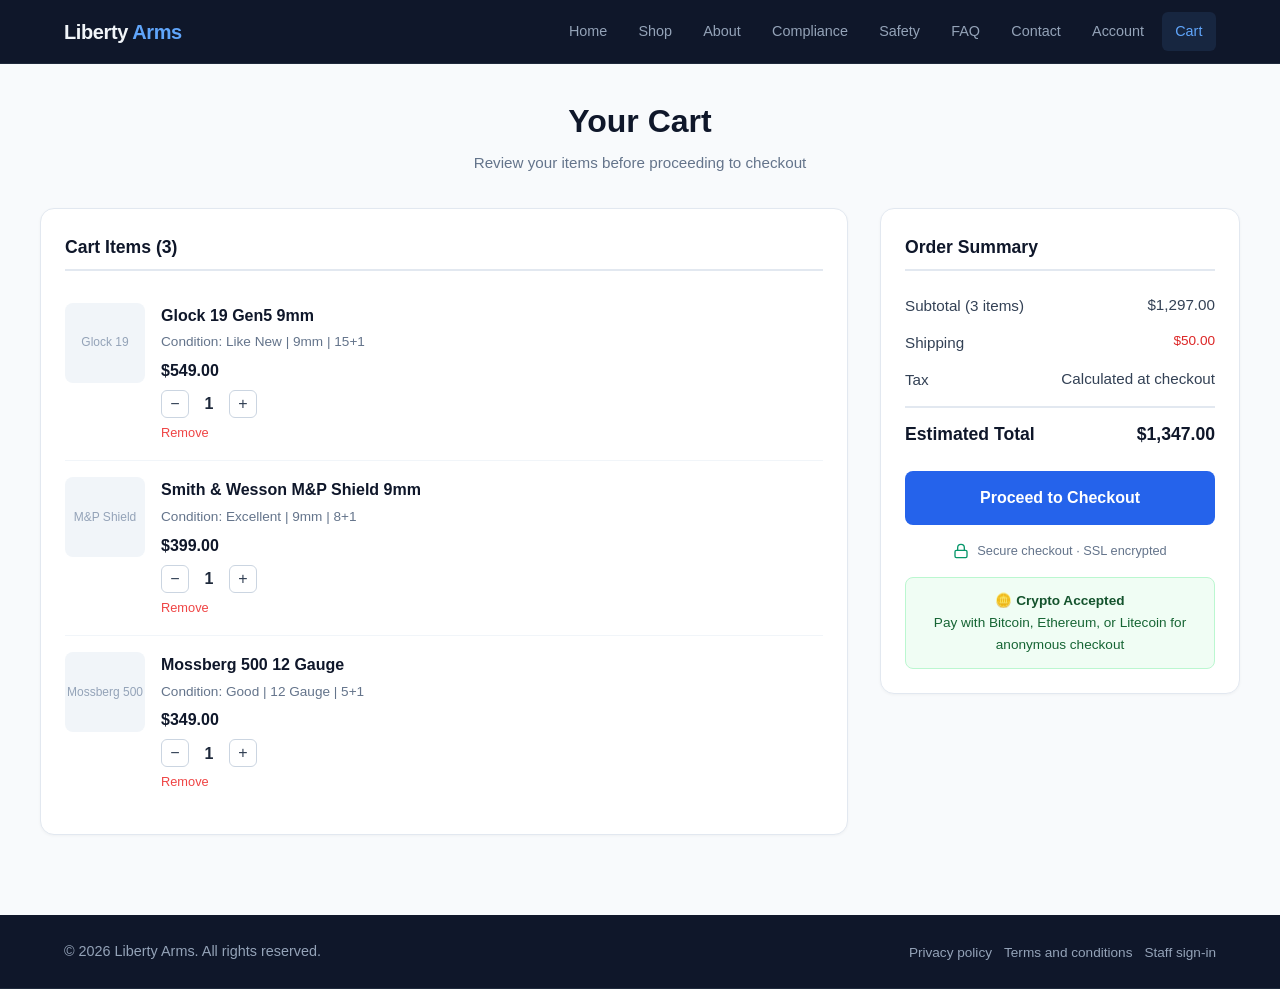
<file: cart.html>
<!doctype html>
<html lang="en">
<head>
<meta charset="utf-8">
<meta name="viewport" content="width=device-width,initial-scale=1">
<title>Your Cart | Liberty Arms</title>
<meta name="description" content="Review the items in your Liberty Arms cart before checkout.">
<meta property="og:title" content="Your Cart | Liberty Arms">
<meta property="og:description" content="Review the items in your Liberty Arms cart before checkout.">
<meta property="og:type" content="website">
<meta property="og:site_name" content="Liberty Arms">
<style>
*,*::before,*::after{box-sizing:border-box;margin:0;padding:0}
html{font-size:16px;scroll-behavior:smooth}
body{font-family:-apple-system,BlinkMacSystemFont,'Segoe UI',Roboto,Oxygen,Ubuntu,Cantarell,'Open Sans','Helvetica Neue',sans-serif;color:#1e293b;background:#f8fafc;line-height:1.6}
.skip{position:absolute;top:-100%;left:0;background:#1e293b;color:#fff;padding:0.5rem 1rem;z-index:1000;transition:top 0.2s}
.skip:focus{top:0}
.site{background:#0f172a;border-bottom:1px solid #1e293b;position:sticky;top:0;z-index:100}
.site .wrap{max-width:1200px;margin:0 auto;padding:0.75rem 1.5rem;display:flex;align-items:center;justify-content:space-between;gap:1rem}
.brand{font-size:1.25rem;font-weight:700;color:#f1f5f9;text-decoration:none;letter-spacing:-0.02em}
.brand span{color:#60a5fa}
.nav-toggle{display:none;background:transparent;border:1px solid #334155;color:#cbd5e1;padding:0.4rem 0.8rem;border-radius:6px;cursor:pointer;font-size:0.9rem}
.nav-toggle:hover{background:#1e293b}
nav ul{list-style:none;display:flex;gap:0.25rem;margin:0;padding:0}
nav ul li a{display:inline-block;padding:0.5rem 0.85rem;color:#94a3b8;text-decoration:none;font-size:0.9rem;font-weight:500;border-radius:6px;transition:all 0.15s}
nav ul li a:hover{color:#f1f5f9;background:rgba(255,255,255,0.06)}
nav ul li a[aria-current]{color:#60a5fa;background:rgba(96,165,250,0.1)}
@media(max-width:768px){
  .nav-toggle{display:block}
  nav ul{display:none;flex-direction:column;position:absolute;top:100%;left:0;right:0;background:#0f172a;border-bottom:1px solid #1e293b;padding:0.5rem 0}
  nav ul.show{display:flex}
  nav ul li a{padding:0.75rem 1.5rem;border-radius:0}
}
.notice{background:#fef3c7;border:1px solid #fde68a;border-radius:8px;padding:0.75rem 1rem;margin:1rem auto;max-width:1200px;color:#92400e;font-size:0.9rem}
.notice code{background:#fef9e7;padding:0.1rem 0.3rem;border-radius:3px;font-size:0.85rem}
main{padding:2rem 1.5rem}
.wrap{max-width:1200px;margin:0 auto}
.cart-header{text-align:center;margin-bottom:2rem}
.cart-header h1{font-size:2rem;font-weight:800;color:#0f172a;margin-bottom:0.25rem}
.cart-header p{color:#64748b;font-size:0.95rem}
.cart-layout{display:grid;grid-template-columns:1fr 360px;gap:2rem;align-items:start}
@media(max-width:900px){.cart-layout{grid-template-columns:1fr}}
.cart-items{background:#fff;border:1px solid #e2e8f0;border-radius:14px;padding:1.5rem;box-shadow:0 1px 3px rgba(0,0,0,0.04)}
.cart-items h2{font-size:1.1rem;font-weight:700;color:#0f172a;margin-bottom:1rem;padding-bottom:0.5rem;border-bottom:2px solid #e2e8f0}
.cart-item{display:flex;gap:1rem;padding:1rem 0;border-bottom:1px solid #f1f5f9}
.cart-item:last-child{border-bottom:none}
.cart-item-img{width:80px;height:80px;background:#f1f5f9;border-radius:8px;display:flex;align-items:center;justify-content:center;color:#94a3b8;font-size:0.75rem;flex-shrink:0}
.cart-item-info{flex:1}
.cart-item-info h3{font-size:1rem;font-weight:600;color:#0f172a;margin-bottom:0.2rem}
.cart-item-info .meta{font-size:0.85rem;color:#64748b;margin-bottom:0.3rem}
.cart-item-info .price{font-weight:700;color:#0f172a;font-size:1rem}
.cart-item-qty{display:flex;align-items:center;gap:0.5rem;margin-top:0.4rem}
.cart-item-qty button{width:28px;height:28px;border:1px solid #cbd5e1;border-radius:6px;background:#fff;cursor:pointer;font-size:1rem;line-height:1;color:#334155;transition:all 0.15s}
.cart-item-qty button:hover{background:#f1f5f9;border-color:#94a3b8}
.cart-item-qty span{font-weight:600;min-width:1.5rem;text-align:center}
.cart-item-remove{color:#ef4444;font-size:0.8rem;cursor:pointer;text-decoration:none;margin-top:0.3rem;display:inline-block}
.cart-item-remove:hover{text-decoration:underline}
.cart-summary{background:#fff;border:1px solid #e2e8f0;border-radius:14px;padding:1.5rem;box-shadow:0 1px 3px rgba(0,0,0,0.04);position:sticky;top:5rem}
.cart-summary h2{font-size:1.1rem;font-weight:700;color:#0f172a;margin-bottom:1rem;padding-bottom:0.5rem;border-bottom:2px solid #e2e8f0}
.summary-row{display:flex;justify-content:space-between;padding:0.4rem 0;font-size:0.95rem;color:#334155}
.summary-row.total{font-weight:700;color:#0f172a;font-size:1.1rem;border-top:2px solid #e2e8f0;margin-top:0.5rem;padding-top:0.75rem}
.summary-row .free{color:#059669;font-size:0.85rem;font-weight:500}
.summary-row .fee{color:#dc2626;font-size:0.85rem}
.checkout-btn{display:block;width:100%;padding:0.9rem;background:#2563eb;color:#fff;border:none;border-radius:8px;font-size:1rem;font-weight:600;cursor:pointer;text-align:center;text-decoration:none;margin-top:1rem;transition:background 0.2s}
.checkout-btn:hover{background:#1d4ed8}
.secure-badge{display:flex;align-items:center;justify-content:center;gap:0.5rem;margin-top:1rem;font-size:0.8rem;color:#64748b}
.secure-badge svg{width:16px;height:16px;color:#059669}
.crypto-note{background:#f0fdf4;border:1px solid #bbf7d0;border-radius:8px;padding:0.75rem 1rem;margin-top:1rem;font-size:0.85rem;color:#166534;text-align:center}
.crypto-note strong{color:#14532d}
.empty-cart{text-align:center;padding:3rem 1rem;color:#64748b}
.empty-cart p{font-size:1.1rem;margin-bottom:1rem}
.empty-cart a{color:#2563eb;font-weight:600;text-decoration:none}
.empty-cart a:hover{text-decoration:underline}
footer.site{background:#0f172a;color:#94a3b8;padding:1.5rem 0;margin-top:3rem}
footer.site .wrap{max-width:1200px;margin:0 auto;padding:0 1.5rem;display:flex;flex-wrap:wrap;justify-content:space-between;align-items:center;gap:1rem}
footer.site p{margin:0;font-size:0.9rem}
footer.site ul{list-style:none;display:flex;gap:0.75rem;margin:0;padding:0}
footer.site ul li a{color:#94a3b8;text-decoration:none;font-size:0.85rem;transition:color 0.15s}
footer.site ul li a:hover{color:#f1f5f9}
@media(max-width:600px){
  footer.site .wrap{flex-direction:column;text-align:center}
  .cart-header h1{font-size:1.6rem}
}
</style>
</head>
<body>
<a class="skip" href="#main">Skip to content</a>
<header class="site"><div class="wrap"><a class="brand" href="index.html">Liberty<span> Arms</span></a>
<button class="nav-toggle" aria-expanded="false" aria-controls="nav">Menu</button>
<nav id="nav" aria-label="Main"><ul><li><a href="index.html">Home</a></li><li><a href="shop.html">Shop</a></li><li><a href="about.html">About</a></li><li><a href="compliance.html">Compliance</a></li><li><a href="safety.html">Safety</a></li><li><a href="faq.html">FAQ</a></li><li><a href="contact.html">Contact</a></li><li><a href="account.html">Account</a></li><li><a href="cart.html" aria-current="page">Cart<span data-cart-count></span></a></li></ul></nav></div></header>
<div class="wrap"><div id="setup-notice" class="notice" hidden>Supabase is not configured yet. Edit <code>assets/js/config.js</code> (see README). Showing built-in content only.</div></div>
<main id="main">
<section><div class="wrap">
<div class="cart-header">
  <h1>Your Cart</h1>
  <p>Review your items before proceeding to checkout</p>
</div>
<div class="cart-layout">
  <div class="cart-items">
    <h2>Cart Items (3)</h2>
    <div class="cart-item">
      <div class="cart-item-img">Glock 19</div>
      <div class="cart-item-info">
        <h3>Glock 19 Gen5 9mm</h3>
        <div class="meta">Condition: Like New | 9mm | 15+1</div>
        <div class="price">$549.00</div>
        <div class="cart-item-qty">
          <button aria-label="Decrease quantity">−</button>
          <span>1</span>
          <button aria-label="Increase quantity">+</button>
        </div>
        <a class="cart-item-remove" href="#">Remove</a>
      </div>
    </div>
    <div class="cart-item">
      <div class="cart-item-img">M&P Shield</div>
      <div class="cart-item-info">
        <h3>Smith &amp; Wesson M&amp;P Shield 9mm</h3>
        <div class="meta">Condition: Excellent | 9mm | 8+1</div>
        <div class="price">$399.00</div>
        <div class="cart-item-qty">
          <button aria-label="Decrease quantity">−</button>
          <span>1</span>
          <button aria-label="Increase quantity">+</button>
        </div>
        <a class="cart-item-remove" href="#">Remove</a>
      </div>
    </div>
    <div class="cart-item">
      <div class="cart-item-img">Mossberg 500</div>
      <div class="cart-item-info">
        <h3>Mossberg 500 12 Gauge</h3>
        <div class="meta">Condition: Good | 12 Gauge | 5+1</div>
        <div class="price">$349.00</div>
        <div class="cart-item-qty">
          <button aria-label="Decrease quantity">−</button>
          <span>1</span>
          <button aria-label="Increase quantity">+</button>
        </div>
        <a class="cart-item-remove" href="#">Remove</a>
      </div>
    </div>
  </div>
  <div class="cart-summary">
    <h2>Order Summary</h2>
    <div class="summary-row"><span>Subtotal (3 items)</span><span>$1,297.00</span></div>
    <div class="summary-row"><span>Shipping</span><span class="fee">$50.00</span></div>
    <div class="summary-row"><span>Tax</span><span>Calculated at checkout</span></div>
    <div class="summary-row total"><span>Estimated Total</span><span>$1,347.00</span></div>
    <a class="checkout-btn" href="checkout.html">Proceed to Checkout</a>
    <div class="secure-badge">
      <svg viewBox="0 0 24 24" fill="none" stroke="currentColor" stroke-width="2"><rect x="3" y="11" width="18" height="11" rx="2"/><path d="M7 11V7a5 5 0 0110 0v4"/></svg>
      Secure checkout · SSL encrypted
    </div>
    <div class="crypto-note">
      <strong>🪙 Crypto Accepted</strong><br>
      Pay with Bitcoin, Ethereum, or Litecoin for anonymous checkout
    </div>
  </div>
</div>
</div></section></main>
<footer class="site"><div class="wrap"><p>© 2026 Liberty Arms. All rights reserved.</p>
<ul><li><a href="privacy.html">Privacy policy</a></li><li><a href="terms.html">Terms and conditions</a></li><li><a href="admin/login.html">Staff sign-in</a></li></ul></div></footer>
<script>
document.querySelector('.nav-toggle')?.addEventListener('click', function(){
  const nav = document.getElementById('nav');
  const expanded = this.getAttribute('aria-expanded') === 'true';
  this.setAttribute('aria-expanded', !expanded);
  nav.querySelector('ul').classList.toggle('show');
});
</script>
</body>
</html>
</file>
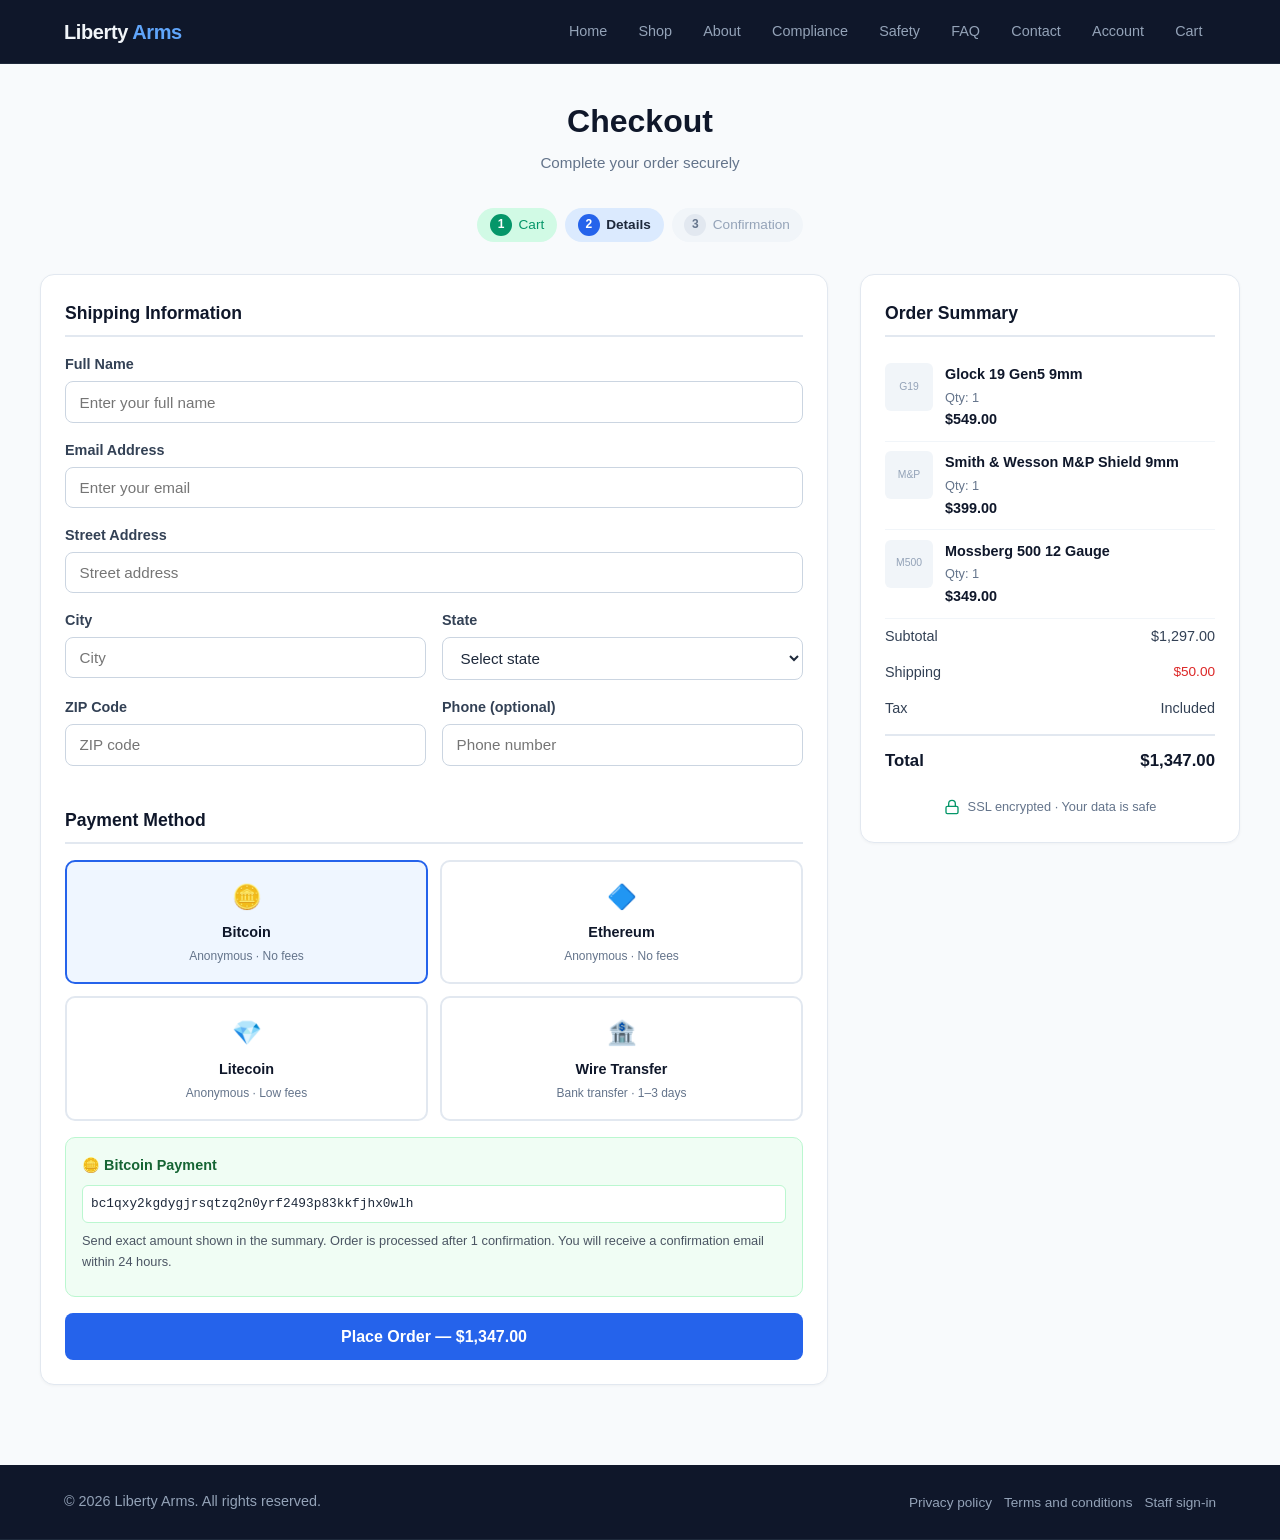
<file: checkout.html>
<!doctype html>
<html lang="en">
<head>
<meta charset="utf-8">
<meta name="viewport" content="width=device-width,initial-scale=1">
<title>Checkout | Liberty Arms</title>
<meta name="description" content="Place your order with Liberty Arms. Orders are reviewed before payment.">
<meta property="og:title" content="Checkout | Liberty Arms">
<meta property="og:description" content="Place your order with Liberty Arms. Orders are reviewed before payment.">
<meta property="og:type" content="website">
<meta property="og:site_name" content="Liberty Arms">
<style>
*,*::before,*::after{box-sizing:border-box;margin:0;padding:0}
html{font-size:16px;scroll-behavior:smooth}
body{font-family:-apple-system,BlinkMacSystemFont,'Segoe UI',Roboto,Oxygen,Ubuntu,Cantarell,'Open Sans','Helvetica Neue',sans-serif;color:#1e293b;background:#f8fafc;line-height:1.6}
.skip{position:absolute;top:-100%;left:0;background:#1e293b;color:#fff;padding:0.5rem 1rem;z-index:1000;transition:top 0.2s}
.skip:focus{top:0}
.site{background:#0f172a;border-bottom:1px solid #1e293b;position:sticky;top:0;z-index:100}
.site .wrap{max-width:1200px;margin:0 auto;padding:0.75rem 1.5rem;display:flex;align-items:center;justify-content:space-between;gap:1rem}
.brand{font-size:1.25rem;font-weight:700;color:#f1f5f9;text-decoration:none;letter-spacing:-0.02em}
.brand span{color:#60a5fa}
.nav-toggle{display:none;background:transparent;border:1px solid #334155;color:#cbd5e1;padding:0.4rem 0.8rem;border-radius:6px;cursor:pointer;font-size:0.9rem}
.nav-toggle:hover{background:#1e293b}
nav ul{list-style:none;display:flex;gap:0.25rem;margin:0;padding:0}
nav ul li a{display:inline-block;padding:0.5rem 0.85rem;color:#94a3b8;text-decoration:none;font-size:0.9rem;font-weight:500;border-radius:6px;transition:all 0.15s}
nav ul li a:hover{color:#f1f5f9;background:rgba(255,255,255,0.06)}
nav ul li a[aria-current]{color:#60a5fa;background:rgba(96,165,250,0.1)}
@media(max-width:768px){
  .nav-toggle{display:block}
  nav ul{display:none;flex-direction:column;position:absolute;top:100%;left:0;right:0;background:#0f172a;border-bottom:1px solid #1e293b;padding:0.5rem 0}
  nav ul.show{display:flex}
  nav ul li a{padding:0.75rem 1.5rem;border-radius:0}
}
.notice{background:#fef3c7;border:1px solid #fde68a;border-radius:8px;padding:0.75rem 1rem;margin:1rem auto;max-width:1200px;color:#92400e;font-size:0.9rem}
.notice code{background:#fef9e7;padding:0.1rem 0.3rem;border-radius:3px;font-size:0.85rem}
main{padding:2rem 1.5rem}
.wrap{max-width:1200px;margin:0 auto}
.checkout-header{text-align:center;margin-bottom:2rem}
.checkout-header h1{font-size:2rem;font-weight:800;color:#0f172a;margin-bottom:0.25rem}
.checkout-header p{color:#64748b;font-size:0.95rem}
.checkout-steps{display:flex;justify-content:center;gap:0.5rem;margin-bottom:2rem;flex-wrap:wrap}
.step{display:flex;align-items:center;gap:0.4rem;font-size:0.85rem;color:#94a3b8;padding:0.4rem 0.8rem;border-radius:20px;background:#f1f5f9}
.step.active{color:#1e293b;background:#dbeafe;font-weight:600}
.step.complete{color:#059669;background:#d1fae5}
.step-number{width:22px;height:22px;border-radius:50%;display:flex;align-items:center;justify-content:center;font-size:0.75rem;font-weight:700;background:#e2e8f0;color:#64748b}
.step.active .step-number{background:#2563eb;color:#fff}
.step.complete .step-number{background:#059669;color:#fff}
.checkout-layout{display:grid;grid-template-columns:1fr 380px;gap:2rem;align-items:start}
@media(max-width:900px){.checkout-layout{grid-template-columns:1fr}}
.checkout-form{background:#fff;border:1px solid #e2e8f0;border-radius:14px;padding:1.5rem;box-shadow:0 1px 3px rgba(0,0,0,0.04)}
.checkout-form h2{font-size:1.1rem;font-weight:700;color:#0f172a;margin-bottom:1rem;padding-bottom:0.5rem;border-bottom:2px solid #e2e8f0}
.form-group{margin-bottom:1rem}
.form-group label{display:block;font-size:0.9rem;font-weight:600;color:#334155;margin-bottom:0.3rem}
.form-group input,.form-group select{width:100%;padding:0.7rem 0.85rem;border:1px solid #cbd5e1;border-radius:8px;font-size:0.95rem;color:#1e293b;background:#fff;transition:border-color 0.15s}
.form-group input:focus,.form-group select:focus{outline:none;border-color:#2563eb;box-shadow:0 0 0 3px rgba(37,99,235,0.1)}
.form-row{display:grid;grid-template-columns:1fr 1fr;gap:1rem}
@media(max-width:500px){.form-row{grid-template-columns:1fr}}
.payment-methods{display:grid;grid-template-columns:1fr 1fr;gap:0.75rem;margin:1rem 0}
.payment-option{border:2px solid #e2e8f0;border-radius:10px;padding:1rem;text-align:center;cursor:pointer;transition:all 0.15s}
.payment-option:hover{border-color:#94a3b8}
.payment-option.selected{border-color:#2563eb;background:#eff6ff}
.payment-option .icon{font-size:1.5rem;margin-bottom:0.3rem}
.payment-option .name{font-weight:600;font-size:0.9rem;color:#0f172a}
.payment-option .desc{font-size:0.75rem;color:#64748b;margin-top:0.2rem}
.crypto-details{background:#f0fdf4;border:1px solid #bbf7d0;border-radius:10px;padding:1rem;margin-top:1rem}
.crypto-details p{font-size:0.9rem;color:#166534;margin-bottom:0.5rem}
.crypto-details code{display:block;background:#fff;border:1px solid #bbf7d0;padding:0.5rem;border-radius:6px;font-size:0.8rem;word-break:break-all;margin-bottom:0.5rem}
.crypto-details .note{font-size:0.8rem;color:#4b5563}
.place-order-btn{display:block;width:100%;padding:0.9rem;background:#2563eb;color:#fff;border:none;border-radius:8px;font-size:1rem;font-weight:600;cursor:pointer;text-align:center;margin-top:1rem;transition:background 0.2s}
.place-order-btn:hover{background:#1d4ed8}
.checkout-summary{background:#fff;border:1px solid #e2e8f0;border-radius:14px;padding:1.5rem;box-shadow:0 1px 3px rgba(0,0,0,0.04);position:sticky;top:5rem}
.checkout-summary h2{font-size:1.1rem;font-weight:700;color:#0f172a;margin-bottom:1rem;padding-bottom:0.5rem;border-bottom:2px solid #e2e8f0}
.summary-item{display:flex;gap:0.75rem;padding:0.6rem 0;border-bottom:1px solid #f1f5f9}
.summary-item:last-child{border-bottom:none}
.summary-item-img{width:48px;height:48px;background:#f1f5f9;border-radius:6px;display:flex;align-items:center;justify-content:center;color:#94a3b8;font-size:0.65rem;flex-shrink:0}
.summary-item-info{flex:1}
.summary-item-info h4{font-size:0.9rem;font-weight:600;color:#0f172a;margin-bottom:0.1rem}
.summary-item-info .meta{font-size:0.8rem;color:#64748b}
.summary-item-info .price{font-size:0.9rem;font-weight:600;color:#0f172a}
.summary-row{display:flex;justify-content:space-between;padding:0.4rem 0;font-size:0.9rem;color:#334155}
.summary-row.total{font-weight:700;color:#0f172a;font-size:1.05rem;border-top:2px solid #e2e8f0;margin-top:0.5rem;padding-top:0.75rem}
.summary-row .fee{color:#dc2626;font-size:0.85rem}
.secure-badge{display:flex;align-items:center;justify-content:center;gap:0.5rem;margin-top:1rem;font-size:0.8rem;color:#64748b}
.secure-badge svg{width:16px;height:16px;color:#059669}
footer.site{background:#0f172a;color:#94a3b8;padding:1.5rem 0;margin-top:3rem}
footer.site .wrap{max-width:1200px;margin:0 auto;padding:0 1.5rem;display:flex;flex-wrap:wrap;justify-content:space-between;align-items:center;gap:1rem}
footer.site p{margin:0;font-size:0.9rem}
footer.site ul{list-style:none;display:flex;gap:0.75rem;margin:0;padding:0}
footer.site ul li a{color:#94a3b8;text-decoration:none;font-size:0.85rem;transition:color 0.15s}
footer.site ul li a:hover{color:#f1f5f9}
@media(max-width:600px){
  footer.site .wrap{flex-direction:column;text-align:center}
  .checkout-header h1{font-size:1.6rem}
  .payment-methods{grid-template-columns:1fr}
}
</style>
</head>
<body>
<a class="skip" href="#main">Skip to content</a>
<header class="site"><div class="wrap"><a class="brand" href="index.html">Liberty<span> Arms</span></a>
<button class="nav-toggle" aria-expanded="false" aria-controls="nav">Menu</button>
<nav id="nav" aria-label="Main"><ul><li><a href="index.html">Home</a></li><li><a href="shop.html">Shop</a></li><li><a href="about.html">About</a></li><li><a href="compliance.html">Compliance</a></li><li><a href="safety.html">Safety</a></li><li><a href="faq.html">FAQ</a></li><li><a href="contact.html">Contact</a></li><li><a href="account.html">Account</a></li><li><a href="cart.html">Cart<span data-cart-count></span></a></li></ul></nav></div></header>
<div class="wrap"><div id="setup-notice" class="notice" hidden>Supabase is not configured yet. Edit <code>assets/js/config.js</code> (see README). Showing built-in content only.</div></div>
<main id="main">
<section><div class="wrap">
<div class="checkout-header">
  <h1>Checkout</h1>
  <p>Complete your order securely</p>
</div>
<div class="checkout-steps">
  <div class="step complete"><span class="step-number">1</span> Cart</div>
  <div class="step active"><span class="step-number">2</span> Details</div>
  <div class="step"><span class="step-number">3</span> Confirmation</div>
</div>
<div class="checkout-layout">
  <div class="checkout-form">
    <h2>Shipping Information</h2>
    <div class="form-group">
      <label for="name">Full Name</label>
      <input type="text" id="name" placeholder="Enter your full name">
    </div>
    <div class="form-group">
      <label for="email">Email Address</label>
      <input type="email" id="email" placeholder="Enter your email">
    </div>
    <div class="form-group">
      <label for="address">Street Address</label>
      <input type="text" id="address" placeholder="Street address">
    </div>
    <div class="form-row">
      <div class="form-group">
        <label for="city">City</label>
        <input type="text" id="city" placeholder="City">
      </div>
      <div class="form-group">
        <label for="state">State</label>
        <select id="state"><option>Select state</option><option>Texas</option><option>Florida</option><option>Arizona</option><option>Other</option></select>
      </div>
    </div>
    <div class="form-row">
      <div class="form-group">
        <label for="zip">ZIP Code</label>
        <input type="text" id="zip" placeholder="ZIP code">
      </div>
      <div class="form-group">
        <label for="phone">Phone (optional)</label>
        <input type="tel" id="phone" placeholder="Phone number">
      </div>
    </div>
    <h2 style="margin-top:1.5rem;">Payment Method</h2>
    <div class="payment-methods">
      <div class="payment-option selected">
        <div class="icon">🪙</div>
        <div class="name">Bitcoin</div>
        <div class="desc">Anonymous · No fees</div>
      </div>
      <div class="payment-option">
        <div class="icon">🔷</div>
        <div class="name">Ethereum</div>
        <div class="desc">Anonymous · No fees</div>
      </div>
      <div class="payment-option">
        <div class="icon">💎</div>
        <div class="name">Litecoin</div>
        <div class="desc">Anonymous · Low fees</div>
      </div>
      <div class="payment-option">
        <div class="icon">🏦</div>
        <div class="name">Wire Transfer</div>
        <div class="desc">Bank transfer · 1–3 days</div>
      </div>
    </div>
    <div class="crypto-details">
      <p><strong>🪙 Bitcoin Payment</strong></p>
      <code>bc1qxy2kgdygjrsqtzq2n0yrf2493p83kkfjhx0wlh</code>
      <p class="note">Send exact amount shown in the summary. Order is processed after 1 confirmation. You will receive a confirmation email within 24 hours.</p>
    </div>
    <button class="place-order-btn">Place Order — $1,347.00</button>
  </div>
  <div class="checkout-summary">
    <h2>Order Summary</h2>
    <div class="summary-item">
      <div class="summary-item-img">G19</div>
      <div class="summary-item-info">
        <h4>Glock 19 Gen5 9mm</h4>
        <div class="meta">Qty: 1</div>
        <div class="price">$549.00</div>
      </div>
    </div>
    <div class="summary-item">
      <div class="summary-item-img">M&P</div>
      <div class="summary-item-info">
        <h4>Smith &amp; Wesson M&amp;P Shield 9mm</h4>
        <div class="meta">Qty: 1</div>
        <div class="price">$399.00</div>
      </div>
    </div>
    <div class="summary-item">
      <div class="summary-item-img">M500</div>
      <div class="summary-item-info">
        <h4>Mossberg 500 12 Gauge</h4>
        <div class="meta">Qty: 1</div>
        <div class="price">$349.00</div>
      </div>
    </div>
    <div class="summary-row"><span>Subtotal</span><span>$1,297.00</span></div>
    <div class="summary-row"><span>Shipping</span><span class="fee">$50.00</span></div>
    <div class="summary-row"><span>Tax</span><span>Included</span></div>
    <div class="summary-row total"><span>Total</span><span>$1,347.00</span></div>
    <div class="secure-badge">
      <svg viewBox="0 0 24 24" fill="none" stroke="currentColor" stroke-width="2"><rect x="3" y="11" width="18" height="11" rx="2"/><path d="M7 11V7a5 5 0 0110 0v4"/></svg>
      SSL encrypted · Your data is safe
    </div>
  </div>
</div>
</div></section></main>
<footer class="site"><div class="wrap"><p>© 2026 Liberty Arms. All rights reserved.</p>
<ul><li><a href="privacy.html">Privacy policy</a></li><li><a href="terms.html">Terms and conditions</a></li><li><a href="admin/login.html">Staff sign-in</a></li></ul></div></footer>
<script>
document.querySelector('.nav-toggle')?.addEventListener('click', function(){
  const nav = document.getElementById('nav');
  const expanded = this.getAttribute('aria-expanded') === 'true';
  this.setAttribute('aria-expanded', !expanded);
  nav.querySelector('ul').classList.toggle('show');
});
// Payment option selection
document.querySelectorAll('.payment-option').forEach(opt => {
  opt.addEventListener('click', function(){
    document.querySelectorAll('.payment-option').forEach(o => o.classList.remove('selected'));
    this.classList.add('selected');
  });
});
</script>
</body>
</html>
</file>
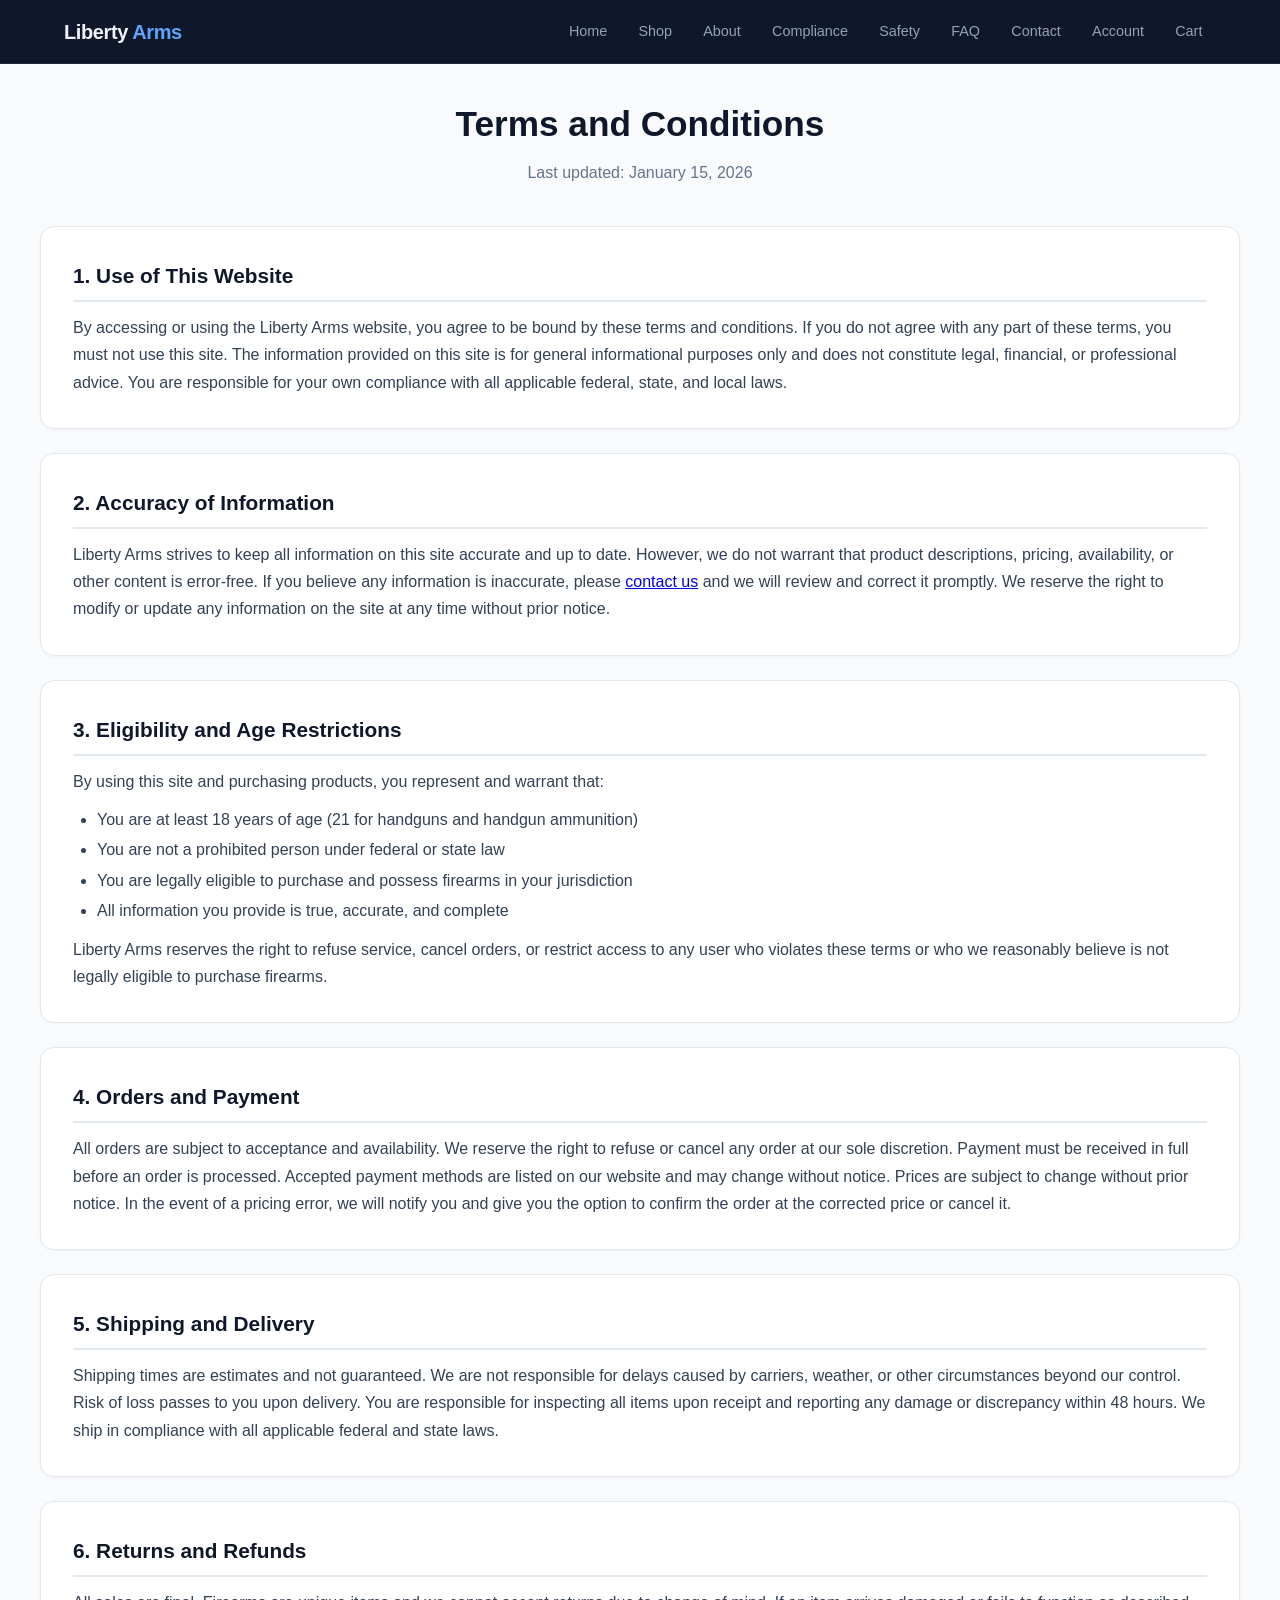
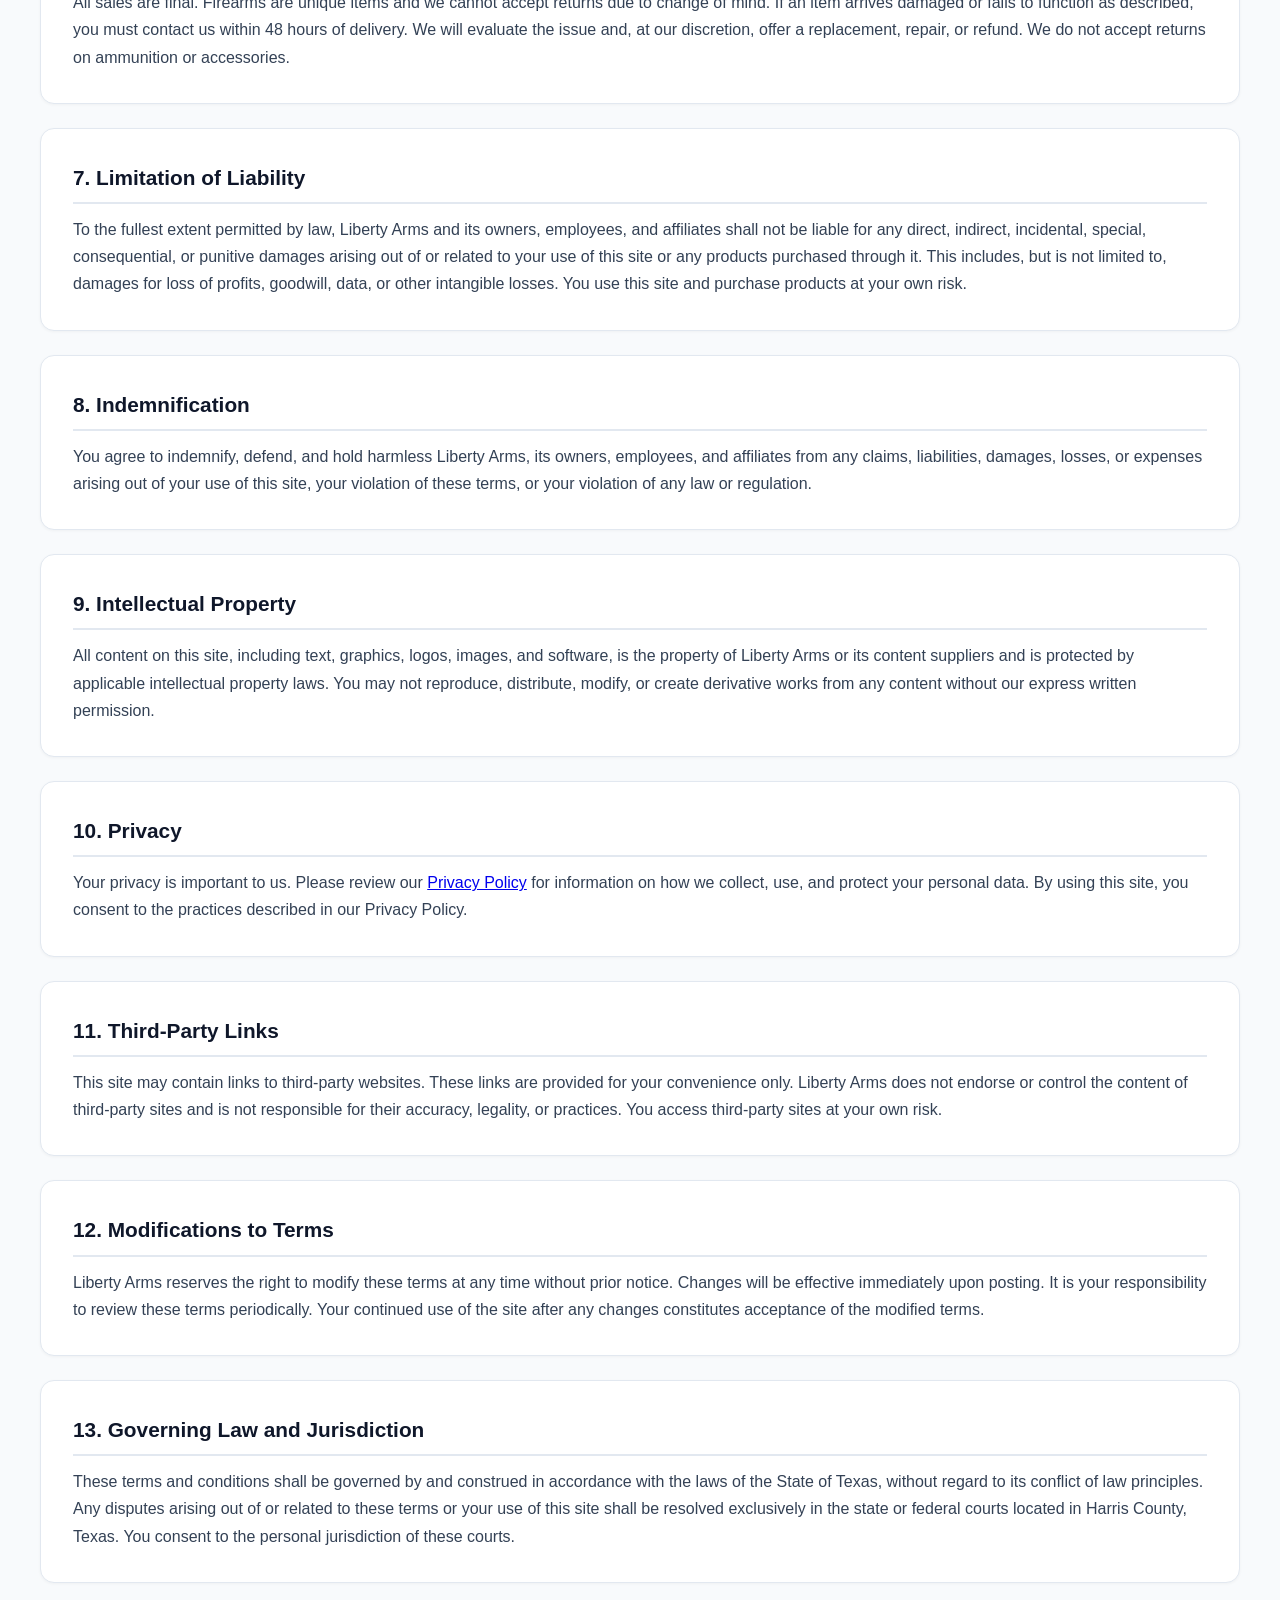
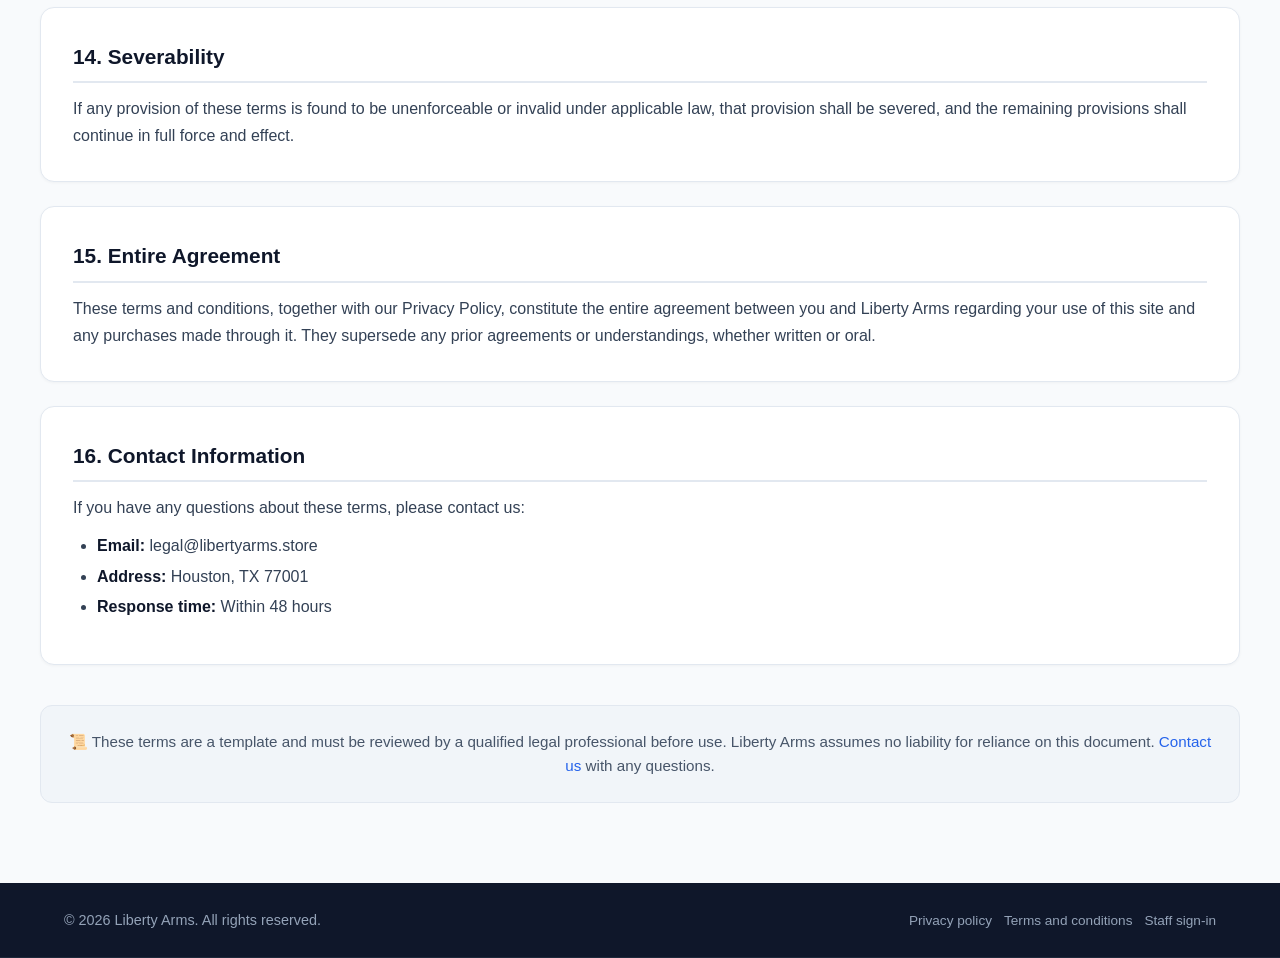
<file: terms.html>
<!doctype html>
<html lang="en">
<head>
<meta charset="utf-8">
<meta name="viewport" content="width=device-width,initial-scale=1">
<title>Terms and Conditions | Liberty Arms</title>
<meta name="description" content="Terms and conditions for using the Liberty Arms website.">
<meta property="og:title" content="Terms and Conditions | Liberty Arms">
<meta property="og:description" content="Terms and conditions for using the Liberty Arms website.">
<meta property="og:type" content="website">
<meta property="og:site_name" content="Liberty Arms">
<style>
/* ===== RESET / BASE ===== */
*,*::before,*::after{box-sizing:border-box;margin:0;padding:0}
html{font-size:16px;scroll-behavior:smooth}
body{font-family:-apple-system,BlinkMacSystemFont,'Segoe UI',Roboto,Oxygen,Ubuntu,Cantarell,'Open Sans','Helvetica Neue',sans-serif;color:#1e293b;background:#f8fafc;line-height:1.6}

/* ===== SKIP LINK ===== */
.skip{position:absolute;top:-100%;left:0;background:#1e293b;color:#fff;padding:0.5rem 1rem;z-index:1000;transition:top 0.2s}
.skip:focus{top:0}

/* ===== HEADER ===== */
.site{background:#0f172a;border-bottom:1px solid #1e293b;position:sticky;top:0;z-index:100}
.site .wrap{max-width:1200px;margin:0 auto;padding:0.75rem 1.5rem;display:flex;align-items:center;justify-content:space-between;gap:1rem}
.brand{font-size:1.25rem;font-weight:700;color:#f1f5f9;text-decoration:none;letter-spacing:-0.02em}
.brand span{color:#60a5fa}
.nav-toggle{display:none;background:transparent;border:1px solid #334155;color:#cbd5e1;padding:0.4rem 0.8rem;border-radius:6px;cursor:pointer;font-size:0.9rem}
.nav-toggle:hover{background:#1e293b}
nav ul{list-style:none;display:flex;gap:0.25rem;margin:0;padding:0}
nav ul li a{display:inline-block;padding:0.5rem 0.85rem;color:#94a3b8;text-decoration:none;font-size:0.9rem;font-weight:500;border-radius:6px;transition:all 0.15s}
nav ul li a:hover{color:#f1f5f9;background:rgba(255,255,255,0.06)}
nav ul li a[aria-current]{color:#60a5fa;background:rgba(96,165,250,0.1)}
@media(max-width:768px){
  .nav-toggle{display:block}
  nav ul{display:none;flex-direction:column;position:absolute;top:100%;left:0;right:0;background:#0f172a;border-bottom:1px solid #1e293b;padding:0.5rem 0}
  nav ul.show{display:flex}
  nav ul li a{padding:0.75rem 1.5rem;border-radius:0}
}

/* ===== SETUP NOTICE ===== */
.notice{background:#fef3c7;border:1px solid #fde68a;border-radius:8px;padding:0.75rem 1rem;margin:1rem auto;max-width:1200px;color:#92400e;font-size:0.9rem}
.notice code{background:#fef9e7;padding:0.1rem 0.3rem;border-radius:3px;font-size:0.85rem}

/* ===== MAIN LAYOUT ===== */
main{padding:2rem 1.5rem}
.wrap{max-width:1200px;margin:0 auto}

/* ===== TERMS PAGE STYLES ===== */
.terms-header{text-align:center;margin-bottom:2.5rem}
.terms-header h1{font-size:2.2rem;font-weight:800;color:#0f172a;margin-bottom:0.5rem}
.terms-header p{color:#64748b;font-size:1rem}

.template-notice{background:#fef3c7;border:1px solid #fde68a;border-radius:10px;padding:1rem 1.25rem;margin-bottom:2rem;text-align:center;font-size:0.95rem;color:#92400e}
.template-notice strong{color:#78350f}

.terms-card{background:#fff;border:1px solid #e2e8f0;border-radius:14px;padding:2rem;margin-bottom:1.5rem;box-shadow:0 1px 3px rgba(0,0,0,0.04)}
.terms-card h2{font-size:1.3rem;font-weight:700;color:#0f172a;margin-bottom:0.75rem;padding-bottom:0.5rem;border-bottom:2px solid #e2e8f0}
.terms-card p{color:#334155;line-height:1.7;margin-bottom:0.75rem}
.terms-card p:last-child{margin-bottom:0}
.terms-card ul{padding-left:1.5rem;margin:0.5rem 0 0.75rem}
.terms-card ul li{color:#334155;line-height:1.6;margin-bottom:0.3rem}
.terms-card ul li strong{color:#0f172a}

.terms-footer-note{text-align:center;margin-top:2.5rem;padding:1.5rem;background:#f1f5f9;border-radius:12px;border:1px solid #e2e8f0}
.terms-footer-note p{color:#475569;font-size:0.95rem;margin:0}
.terms-footer-note a{color:#2563eb;text-decoration:none}
.terms-footer-note a:hover{text-decoration:underline}

/* ===== FOOTER ===== */
footer.site{background:#0f172a;color:#94a3b8;padding:1.5rem 0;margin-top:3rem}
footer.site .wrap{max-width:1200px;margin:0 auto;padding:0 1.5rem;display:flex;flex-wrap:wrap;justify-content:space-between;align-items:center;gap:1rem}
footer.site p{margin:0;font-size:0.9rem}
footer.site ul{list-style:none;display:flex;gap:0.75rem;margin:0;padding:0}
footer.site ul li a{color:#94a3b8;text-decoration:none;font-size:0.85rem;transition:color 0.15s}
footer.site ul li a:hover{color:#f1f5f9}

/* ===== RESPONSIVE ===== */
@media(max-width:600px){
  .terms-card{padding:1.25rem}
  .terms-header h1{font-size:1.7rem}
  footer.site .wrap{flex-direction:column;text-align:center}
}
</style>
</head>
<body>
<a class="skip" href="#main">Skip to content</a>

<header class="site">
<div class="wrap">
  <a class="brand" href="index.html">Liberty<span> Arms</span></a>
  <button class="nav-toggle" aria-expanded="false" aria-controls="nav">Menu</button>
  <nav id="nav" aria-label="Main">
    <ul>
      <li><a href="index.html">Home</a></li>
      <li><a href="shop.html">Shop</a></li>
      <li><a href="about.html">About</a></li>
      <li><a href="compliance.html">Compliance</a></li>
      <li><a href="safety.html">Safety</a></li>
      <li><a href="faq.html">FAQ</a></li>
      <li><a href="contact.html">Contact</a></li>
      <li><a href="account.html">Account</a></li>
      <li><a href="cart.html">Cart<span data-cart-count></span></a></li>
    </ul>
  </nav>
</div>
</header>

<div class="wrap">
  <div id="setup-notice" class="notice" hidden>Supabase is not configured yet. Edit <code>assets/js/config.js</code> (see README). Showing built-in content only.</div>
</div>

<main id="main">
<section>
<div class="wrap">

<div class="terms-header">
  <h1>Terms and Conditions</h1>
  <p>Last updated: January 15, 2026</p>
</div>

<div class="terms-card">
  <h2>1. Use of This Website</h2>
  <p>By accessing or using the Liberty Arms website, you agree to be bound by these terms and conditions. If you do not agree with any part of these terms, you must not use this site. The information provided on this site is for general informational purposes only and does not constitute legal, financial, or professional advice. You are responsible for your own compliance with all applicable federal, state, and local laws.</p>
</div>

<div class="terms-card">
  <h2>2. Accuracy of Information</h2>
  <p>Liberty Arms strives to keep all information on this site accurate and up to date. However, we do not warrant that product descriptions, pricing, availability, or other content is error-free. If you believe any information is inaccurate, please <a href="contact.html">contact us</a> and we will review and correct it promptly. We reserve the right to modify or update any information on the site at any time without prior notice.</p>
</div>

<div class="terms-card">
  <h2>3. Eligibility and Age Restrictions</h2>
  <p>By using this site and purchasing products, you represent and warrant that:</p>
  <ul>
    <li>You are at least 18 years of age (21 for handguns and handgun ammunition)</li>
    <li>You are not a prohibited person under federal or state law</li>
    <li>You are legally eligible to purchase and possess firearms in your jurisdiction</li>
    <li>All information you provide is true, accurate, and complete</li>
  </ul>
  <p>Liberty Arms reserves the right to refuse service, cancel orders, or restrict access to any user who violates these terms or who we reasonably believe is not legally eligible to purchase firearms.</p>
</div>

<div class="terms-card">
  <h2>4. Orders and Payment</h2>
  <p>All orders are subject to acceptance and availability. We reserve the right to refuse or cancel any order at our sole discretion. Payment must be received in full before an order is processed. Accepted payment methods are listed on our website and may change without notice. Prices are subject to change without prior notice. In the event of a pricing error, we will notify you and give you the option to confirm the order at the corrected price or cancel it.</p>
</div>

<div class="terms-card">
  <h2>5. Shipping and Delivery</h2>
  <p>Shipping times are estimates and not guaranteed. We are not responsible for delays caused by carriers, weather, or other circumstances beyond our control. Risk of loss passes to you upon delivery. You are responsible for inspecting all items upon receipt and reporting any damage or discrepancy within 48 hours. We ship in compliance with all applicable federal and state laws.</p>
</div>

<div class="terms-card">
  <h2>6. Returns and Refunds</h2>
  <p>All sales are final. Firearms are unique items and we cannot accept returns due to change of mind. If an item arrives damaged or fails to function as described, you must contact us within 48 hours of delivery. We will evaluate the issue and, at our discretion, offer a replacement, repair, or refund. We do not accept returns on ammunition or accessories.</p>
</div>

<div class="terms-card">
  <h2>7. Limitation of Liability</h2>
  <p>To the fullest extent permitted by law, Liberty Arms and its owners, employees, and affiliates shall not be liable for any direct, indirect, incidental, special, consequential, or punitive damages arising out of or related to your use of this site or any products purchased through it. This includes, but is not limited to, damages for loss of profits, goodwill, data, or other intangible losses. You use this site and purchase products at your own risk.</p>
</div>

<div class="terms-card">
  <h2>8. Indemnification</h2>
  <p>You agree to indemnify, defend, and hold harmless Liberty Arms, its owners, employees, and affiliates from any claims, liabilities, damages, losses, or expenses arising out of your use of this site, your violation of these terms, or your violation of any law or regulation.</p>
</div>

<div class="terms-card">
  <h2>9. Intellectual Property</h2>
  <p>All content on this site, including text, graphics, logos, images, and software, is the property of Liberty Arms or its content suppliers and is protected by applicable intellectual property laws. You may not reproduce, distribute, modify, or create derivative works from any content without our express written permission.</p>
</div>

<div class="terms-card">
  <h2>10. Privacy</h2>
  <p>Your privacy is important to us. Please review our <a href="privacy.html">Privacy Policy</a> for information on how we collect, use, and protect your personal data. By using this site, you consent to the practices described in our Privacy Policy.</p>
</div>

<div class="terms-card">
  <h2>11. Third-Party Links</h2>
  <p>This site may contain links to third-party websites. These links are provided for your convenience only. Liberty Arms does not endorse or control the content of third-party sites and is not responsible for their accuracy, legality, or practices. You access third-party sites at your own risk.</p>
</div>

<div class="terms-card">
  <h2>12. Modifications to Terms</h2>
  <p>Liberty Arms reserves the right to modify these terms at any time without prior notice. Changes will be effective immediately upon posting. It is your responsibility to review these terms periodically. Your continued use of the site after any changes constitutes acceptance of the modified terms.</p>
</div>

<div class="terms-card">
  <h2>13. Governing Law and Jurisdiction</h2>
  <p>These terms and conditions shall be governed by and construed in accordance with the laws of the State of Texas, without regard to its conflict of law principles. Any disputes arising out of or related to these terms or your use of this site shall be resolved exclusively in the state or federal courts located in Harris County, Texas. You consent to the personal jurisdiction of these courts.</p>
</div>

<div class="terms-card">
  <h2>14. Severability</h2>
  <p>If any provision of these terms is found to be unenforceable or invalid under applicable law, that provision shall be severed, and the remaining provisions shall continue in full force and effect.</p>
</div>

<div class="terms-card">
  <h2>15. Entire Agreement</h2>
  <p>These terms and conditions, together with our Privacy Policy, constitute the entire agreement between you and Liberty Arms regarding your use of this site and any purchases made through it. They supersede any prior agreements or understandings, whether written or oral.</p>
</div>

<div class="terms-card">
  <h2>16. Contact Information</h2>
  <p>If you have any questions about these terms, please contact us:</p>
  <ul>
    <li><strong>Email:</strong> legal@libertyarms.store</li>
    <li><strong>Address:</strong> Houston, TX 77001</li>
    <li><strong>Response time:</strong> Within 48 hours</li>
  </ul>
</div>

<div class="terms-footer-note">
  <p>📜 These terms are a template and must be reviewed by a qualified legal professional before use. Liberty Arms assumes no liability for reliance on this document. <a href="contact.html">Contact us</a> with any questions.</p>
</div>

</div>
</section>
</main>

<footer class="site">
<div class="wrap">
  <p>© 2026 Liberty Arms. All rights reserved.</p>
  <ul>
    <li><a href="privacy.html">Privacy policy</a></li>
    <li><a href="terms.html">Terms and conditions</a></li>
    <li><a href="admin/login.html">Staff sign-in</a></li>
  </ul>
</div>
</footer>

<script>
// Simple nav toggle
document.querySelector('.nav-toggle')?.addEventListener('click', function(){
  const nav = document.getElementById('nav');
  const expanded = this.getAttribute('aria-expanded') === 'true';
  this.setAttribute('aria-expanded', !expanded);
  nav.querySelector('ul').classList.toggle('show');
});
</script>
</body>
  </html>
</file>
